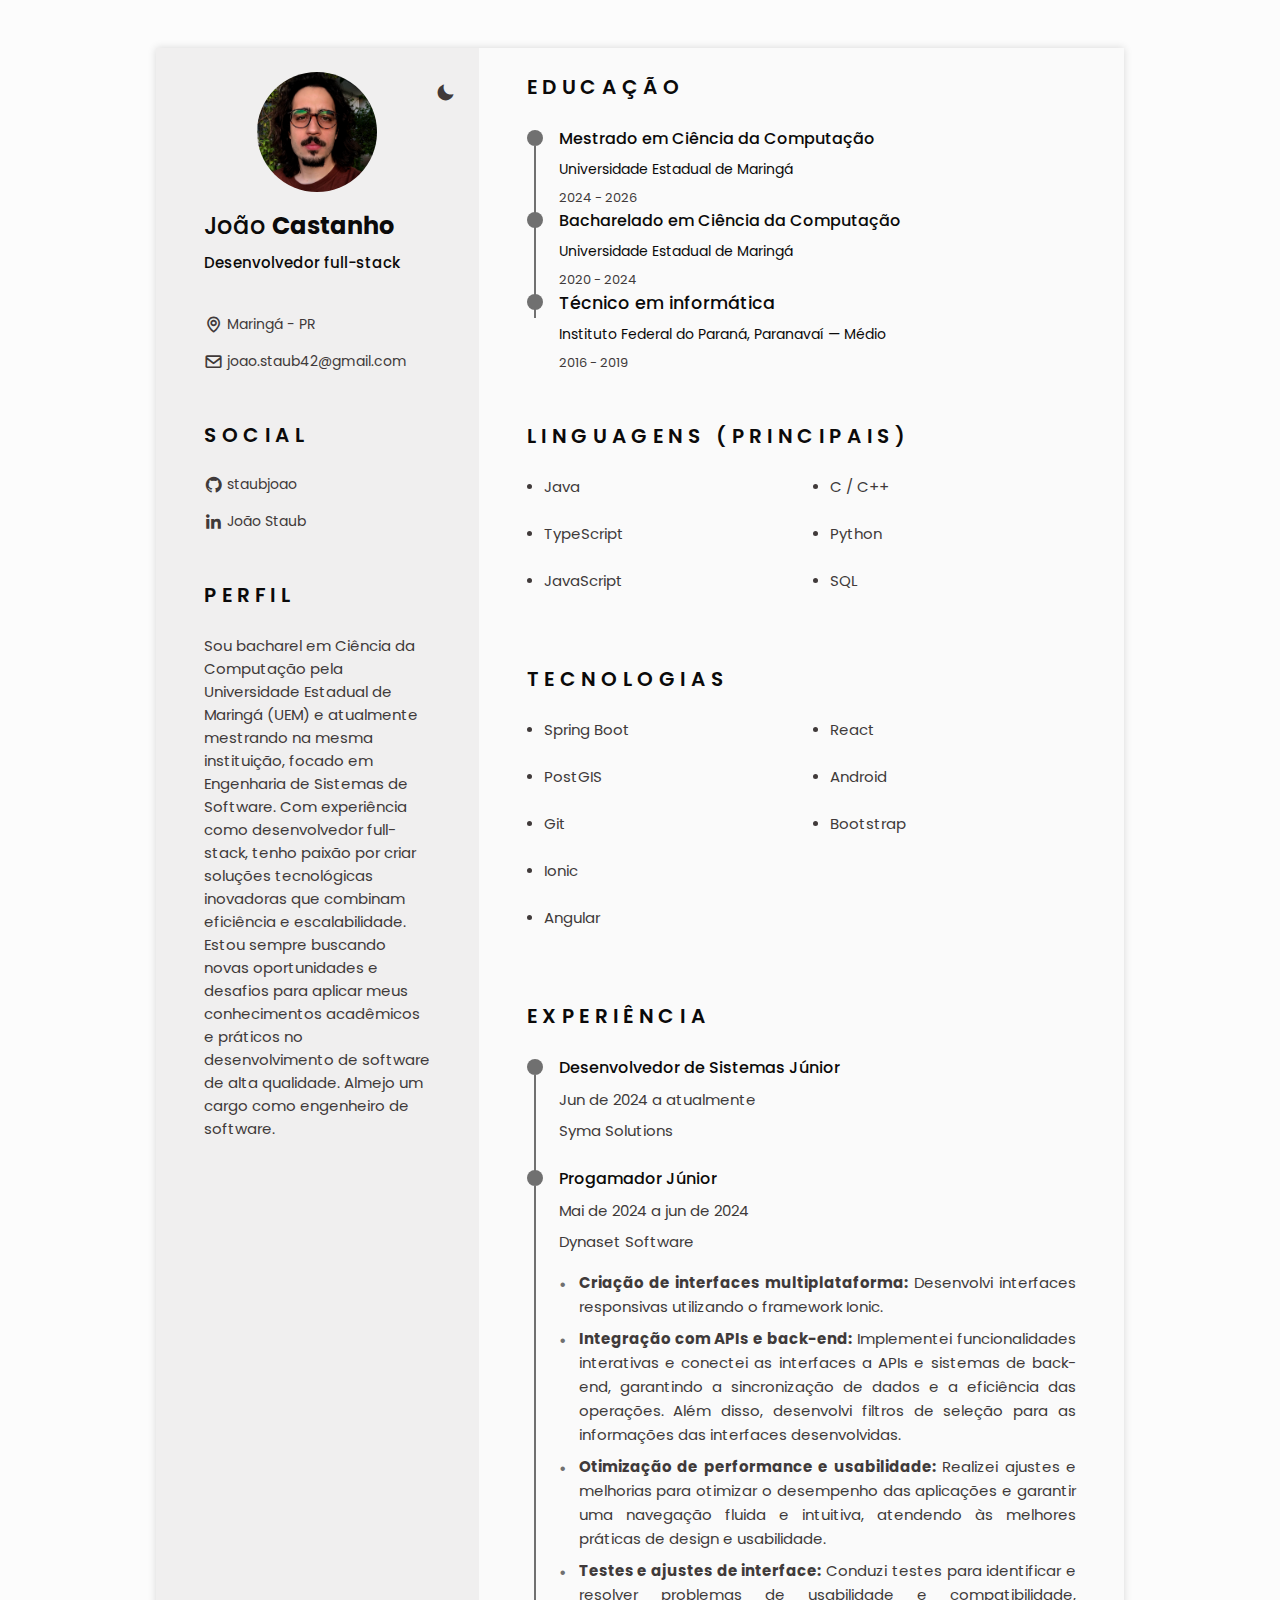
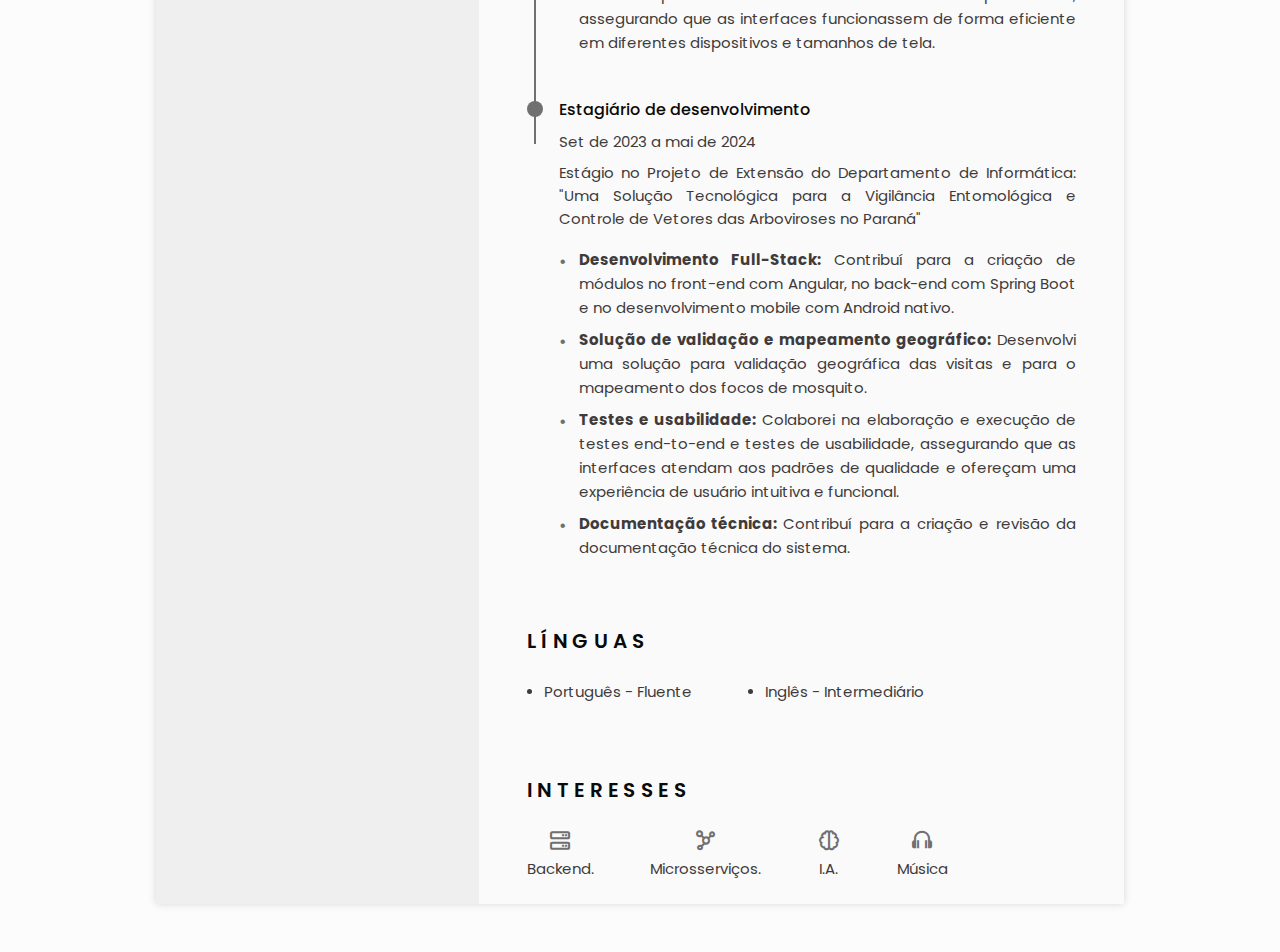
<file: index.html>
<!DOCTYPE html>
<html lang="pt-br">

<head>
  <meta charset="UTF-8" />
  <meta name="viewport" content="width=device-width, initial-scale=1.0" />
  <link rel="icon" href="assets/icons/icon.png" />
  <link rel="stylesheet" href="https://cdn.jsdelivr.net/npm/boxicons@latest/css/boxicons.min.css" />
  <link rel="stylesheet" href="styles.css" />

  <title>João Castanho</title>
</head>

<body>
  <header class="l-header" id="header">
    <nav class="nav bd-container">
      <a href="#" class="nav_logo">João</a>
      <div class="nav_menu" id="nav-menu">
        <ul class="nav_list">
          <li class="nav_item">
            <a href="#home" class="nav_link active-link">
              <i class="bx bx-home-alt nav_icon"></i>Home
            </a>
          </li>
          <li class="nav_item">
            <a href="#profile" class="nav_link">
              <i class="bx bx-user nav_icon"></i>Perfil
            </a>
          </li>
          <li class="nav_item">
            <a href="#education" class="nav_link">
              <i class="bx bx-book-alt nav_icon"></i>Educação
            </a>
          </li>
          <li class="nav_item">
            <a href="#skills" class="nav_link">
              <i class="bx bx-code-alt nav_icon"></i>Tecnologias
            </a>
          </li>
          <li class="nav_item">
            <a href="#experience" class="nav_link">
              <i class="bx bx-briefcase nav_icon"></i>Experiências
            </a>
          </li>
        </ul>
      </div>
      <div class="nav_toggle" id="nav-toggle">
        <i class="bx bx-grid-alt"></i>
      </div>
    </nav>
  </header>
  <main class="l-main bd-container">
    <div class="resume" id="area-cv">
      <div class="resume_left">
        <section class="home" id="home">
          <div class="home_container section bd-grid">
            <div class="home_data bd-grid">
              <img src="assets/image/profile.jpg" alt="" class="home_img" />
              <h1 class="home_title">João <b>Castanho</b></h1>
              <h3 class="home_profession">Desenvolvedor full-stack</h3>
              <div>
                <a download="" href="" class="home_button-movil">download</a>
              </div>
            </div>
            <div class="home_address bd-grid">
              <span class="home_information">
                <i class="bx bx-map home_icon"></i> Maringá - PR
              </span>
              <span class="home_information">
                <i class="bx bx-envelope home_icon"></i>
                joao.staub42@gmail.com
              </span>
            </div>
          </div>
          <i class="bx bxs-moon chage-theme" title="Theme" id="theme-button"></i>
          <!-- <i class="bx bx-download generate-pdf" title="Generate PDF" id="resume-button"></i> -->
        </section>
        <section class="social section">
          <h2 class="section-title">social</h2>
          <div class="social_container bd-grid">
            <a href="https://github.com/staubjoao" target="_blank" class="social_link">
              <i class="bx bxl-github social_icon"></i>staubjoao
            </a>
            <a href="https://www.linkedin.com/in/jo%C3%A3o-staub-castanho-463b41191/" target="_blank"
              class="social_link">
              <i class="bx bxl-linkedin social_icon"></i>João Staub
            </a>
          </div>
        </section>
        <section class="profile section" id="profile">
          <h2 class="section-title">perfil</h2>
          <p class="profile_description">
            Sou bacharel em Ciência da Computação pela Universidade Estadual de Maringá (UEM) e atualmente mestrando na
            mesma instituição, focado em Engenharia de Sistemas de Software. Com experiência como desenvolvedor
            full-stack, tenho paixão por criar soluções tecnológicas inovadoras que combinam eficiência e
            escalabilidade. Estou sempre buscando novas oportunidades e desafios para aplicar meus conhecimentos
            acadêmicos e práticos no desenvolvimento de software de alta qualidade. Almejo um cargo como engenheiro de
            software.
          </p>
        </section>
      </div>
      <div class="resume_right">
        <section class="education section" id="education">
          <h2 class="section-title">Educação</h2>
          <div class="education_container bd-grid">
            <div class="education_content">
              <div class="education_time">
                <span class="education_rounder"></span>
                <span class="education_line"></span>
              </div>
              <div class="education_data bd-grid">
                <h3 class="education_title">Mestrado em Ciência da Computação</h3>
                <span class="education_studies">Universidade Estadual de Maringá</span>
                <span class="education_year">2024 - 2026</span>
              </div>
            </div>
          </div>
          <div class="education_container bd-grid">
            <div class="education_content">
              <div class="education_time">
                <span class="education_rounder"></span>
                <span class="education_line"></span>
              </div>
              <div class="education_data bd-grid">
                <h3 class="education_title">Bacharelado em Ciência da Computação</h3>
                <span class="education_studies">Universidade Estadual de Maringá</span>
                <span class="education_year">2020 - 2024</span>
              </div>
            </div>
          </div>
          <div class="education_container bd-grid">
            <div class="education_content">
              <div class="education_time">
                <span class="education_rounder"></span>
                <!-- <span class="education_line"></span> -->
              </div>
              <div class="education_data bd-grid">
                <h3 class="education_titl">Técnico em informática</h3>
                <span class="education_studies">Instituto Federal do Paraná, Paranavaí — Médio</span>
                <span class="education_year">2016 - 2019</span>
              </div>
            </div>
          </div>
        </section>
        <section class="skills section" id="skills">
          <h2 class="section-title">linguagens (principais)</h2>
          <div class="skills_content bd-grid">
            <ul class="skills_data">
              <li class="skills_name">
                <span class="skills_circle"></span>Java
              </li>
              <li class="skills_name">
                <span class="skills_circle"></span>TypeScript
              </li>
              <li class="skills_name">
                <span class="skills_circle"></span>JavaScript
              </li>
            </ul>
            <ul class="skills_data">
              <li class="skills_name">
                <span class="skills_circle"></span>C / C++
              </li>
              <li class="skills_name">
                <span class="skills_circle"></span>Python
              </li>
              <li class="skills_name">
                <span class="skills_circle"></span>SQL
              </li>
            </ul>
          </div>
        </section>

        <section class="skills section" id="skills">
          <h2 class="section-title">tecnologias</h2>
          <div class="skills_content bd-grid">
            <ul class="skills_data">
              <li class="skills_name">
                <span class="skills_circle"></span>Spring Boot
              </li>
              <li class="skills_name">
                <span class="skills_circle"></span>PostGIS
              </li>
              <li class="skills_name">
                <span class="skills_circle"></span>Git
              </li>
              <li class="skills_name">
                <span class="skills_circle"></span>Ionic
              </li>
              <li class="skills_name">
                <span class="skills_circle"></span>Angular
              </li>
            </ul>
            <ul class="skills_data">
              <li class="skills_name">
                <span class="skills_circle"></span>React
              </li>
              <li class="skills_name">
                <span class="skills_circle"></span>Android
              </li>
              <li class="skills_name">
                <span class="skills_circle"></span>Bootstrap
              </li>
            </ul>
          </div>
        </section>

        <section class="experience section" id="experience">
          <h2 class="section-title">Experiência</h2>

          <div class="experience_container bd-grid">
            <div class="experience_content">
              <div class="experience_time">
                <span class="experience_rounder"></span>
                <span class="experience_line"></span>
              </div>
              <div class="experience_data bd-grid">
                <h3 class="experience_title">Desenvolvedor de Sistemas Júnior</h3>
                <span class="experience_company">Jun de 2024 a atualmente</span>
                <p class="experience_description">
                  Syma Solutions
                </p>
                <!-- <ul class="experience_list">
                  <li><strong>Criação de interfaces multiplataforma:</strong> Desenvolvi interfaces responsivas
                    utilizando o framework Ionic.</li>
                  <li><strong>Integração com APIs e back-end:</strong> Implementei funcionalidades interativas e
                    conectei as interfaces a APIs e sistemas de back-end, garantindo a sincronização de dados e a
                    eficiência das operações. Além disso, desenvolvi filtros de seleção para as informações das
                    interfaces desenvolvidas.</li>
                  <li><strong>Otimização de performance e usabilidade:</strong> Realizei ajustes e melhorias para
                    otimizar o desempenho das aplicações e garantir uma navegação fluida e intuitiva, atendendo às
                    melhores práticas de design e usabilidade.</li>
                  <li><strong>Testes e ajustes de interface:</strong> Conduzi testes para identificar e resolver
                    problemas de usabilidade e compatibilidade, assegurando que as interfaces funcionassem de forma
                    eficiente em diferentes dispositivos e tamanhos de tela.</li>
                </ul> -->
              </div>
            </div>
            <div class="experience_content">
              <div class="experience_time">
                <span class="experience_rounder"></span>
                <span class="experience_line"></span>
              </div>
              <div class="experience_data bd-grid">
                <h3 class="experience_title">Progamador Júnior</h3>
                <span class="experience_company">Mai de 2024 a jun de 2024</span>
                <p class="experience_description">
                  Dynaset Software
                </p>
                <ul class="experience_list">
                  <li><strong>Criação de interfaces multiplataforma:</strong> Desenvolvi interfaces responsivas
                    utilizando o framework Ionic.</li>
                  <li><strong>Integração com APIs e back-end:</strong> Implementei funcionalidades interativas e
                    conectei as interfaces a APIs e sistemas de back-end, garantindo a sincronização de dados e a
                    eficiência das operações. Além disso, desenvolvi filtros de seleção para as informações das
                    interfaces desenvolvidas.</li>
                  <li><strong>Otimização de performance e usabilidade:</strong> Realizei ajustes e melhorias para
                    otimizar o desempenho das aplicações e garantir uma navegação fluida e intuitiva, atendendo às
                    melhores práticas de design e usabilidade.</li>
                  <li><strong>Testes e ajustes de interface:</strong> Conduzi testes para identificar e resolver
                    problemas de usabilidade e compatibilidade, assegurando que as interfaces funcionassem de forma
                    eficiente em diferentes dispositivos e tamanhos de tela.</li>
                </ul>
              </div>
            </div>
            <div class="experience_content">
              <div class="experience_time">
                <span class="experience_rounder"></span>
                <!-- <span class="experience_line"></span> -->
              </div>
              <div class="experience_data bd-grid">
                <h3 class="experience_title">Estagiário de desenvolvimento</h3>
                <span class="experience_company">Set de 2023 a mai de 2024</span>
                <p class="experience_description">
                  Estágio no Projeto de Extensão do Departamento de Informática: "Uma Solução Tecnológica para a
                  Vigilância Entomológica e Controle de Vetores das Arboviroses no Paraná"
                </p>
                <ul class="experience_list">
                  <li><strong>Desenvolvimento Full-Stack:</strong> Contribuí para a criação de módulos no front-end com
                    Angular, no
                    back-end com Spring Boot e no desenvolvimento mobile com Android nativo.</li>
                  <li><strong>Solução de validação e mapeamento geográfico:</strong> Desenvolvi uma solução para
                    validação geográfica das
                    visitas e para o mapeamento dos focos de mosquito.</li>
                  <li><strong>Testes e usabilidade:</strong> Colaborei na elaboração e execução de testes end-to-end e
                    testes de
                    usabilidade, assegurando que as interfaces atendam aos padrões de qualidade e ofereçam uma
                    experiência de usuário intuitiva e funcional.</li>
                  <li><strong>Documentação técnica:</strong> Contribuí para a criação e revisão da documentação técnica
                    do sistema.</li>
                </ul>
              </div>
            </div>
            <!-- <div class="experience_content">
                <div class="experience_time">
                  <span class="experience_rounder"></span>
                  <span class="experience_line"></span>
                </div>
                <div class="experience_data bd-grid">
                  <h3 class="experience_title">não tenho</h3>
                  <span class="experience_company">De 20xx a 20xx</span>
                  <p class="experience_description">Descrição</p>
                </div>
              </div>
              <div class="experience_content">
                <div class="experience_time">
                  <span class="experience_rounder"></span>
                  <span class="experience_line"></span>
                </div>
                <div class="experience_data bd-grid">
                  <h3 class="experience_title">não tenho</h3>
                  <span class="experience_company">De 20xx a 20xx</span>
                  <p class="experience_description">Descrição</p>
                </div>
              </div> -->
          </div>
        </section>
        <section class="languages section">
          <h2 class="section-title">línguas</h2>

          <div class="languages_container">
            <ul class="languages_content bd-grid">
              <li class="languages_name">
                <span class="languages_circle"></span> Português - Fluente
              </li>
              <li class="languages_name">
                <span class="languages_circle"></span> Inglês - Intermediário
              </li>
            </ul>
          </div>
        </section>
        <section class="interests section">
          <h2 class="section-title">interesses</h2>

          <div class="interests_container bd-grid">
            <div class="interests_content">
              <i class="bx bx-server interests_icon"></i>
              <span class="interests_name">Backend.</span>
            </div>
            <div class="interests_content">
              <i class="bx bx-network-chart interests_icon"></i>
              <span class="interests_name">Microsserviços.</span>
            </div>
            <div class="interests_content">
              <i class="bx bx-brain interests_icon"></i>
              <span class="interests_name">I.A.</span>
            </div>
            <div class="interests_content">
              <i class="bx bx-headphone interests_icon"></i>
              <span class="interests_name">Música</span>
            </div>
          </div>
        </section>
      </div>
    </div>
  </main>
  <a href="#" class="scrolltop" id="scroll-top">
    <i class="bx bxs-arrow-from-bottom scrolltop_icon"></i>
  </a>
  <script src="assets/js/html2pdf.bundle.min.js"></script>
  <script src="assets/js/main.js"></script>
</body>

</html>
</file>
<file: styles.css>
@import url("https://fonts.googleapis.com/css2?family=Poppins:wght@400;500;600&display=swap");

:root {
  --header-height: 3rem;
  --title-color: #0b0a0a;
  --text-color: #403a3a;
  --text-color-light: #707070;
  --container-color: #fafafa;
  --container-color-alt: #f0efef;
  --body-color: #fcfcfc;
  --body-font: "Poppins", sans-serif;
  --h1-font-size: 1.5rem;
  --h2-font-size: 1.25rem;
  --h3-font-size: 1rem;
  --normal-font-size: 0.938rem;
  --small-font-size: 0.875rem;
  --smaller-font-size: 0.813rem;
  --font-medium: 500;
  --font-semi-bold: 600;
  --mb-1: 0.5rem;
  --mb-2: 1rem;
  --mb-3: 1.5rem;
  --z-tooltip: 10;
  --z-fixed: 100;
}

*,
::before,
::after {
  box-sizing: border-box;
}

html {
  scroll-behavior: smooth;
}

body.dark-theme {
  --title-color: #f2f2f2;
  --text-color: #bfbfbf;
  --container-color: #212121;
  --container-color-alt: #181616;
  --body-color: #2b2b2b;
}

.chage-theme {
  position: absolute;
  right: 0;
  top: 2.2rem;
  display: flex;
  color: var(--text-color);
  font-size: 1.2rem;
  cursor: pointer;
}

.chage-theme:hover {
  color: var(--title-color);
}

body.scale-cv {
  --h1-font-size: 0.938rem;
  --h2-font-size: 0.938rem;
  --h3-font-size: 0.875rem;
  --normal-font-size: 0.813rem;
  --small-font-size: 0.75rem;
  --smaller-font-size: 0.688rem;
}

.generate-pdf {
  /* display: none; */
  position: absolute;
  top: 2.2rem;
  left: 0;
  font-size: 1.2rem;
  color: var(--text-color);
  cursor: pointer;
}

.generate-pdf:hover {
  color: var(--title-color);
}

.scale-cv .chage-theme,
.scale-cv .generate-pdf {
  display: none;
}

.scale-cv .bd-container {
  max-width: 595px;
}

.scale-cv .section {
  padding: 1.5rem 0 0.8rem;
}

.scale-cv .section-title {
  margin-bottom: 0.75rem;
}

.scale-cv .resume_left,
.scale-cv .resume_right {
  padding: 0 1rem;
}

.scale-cv .home_img {
  width: 90px;
  height: 90px;
}

.scale-cv .home_container {
  gap: 1.5rem;
}

.scale-cv .home_data {
  gap: 0.25rem;
}

.scale-cv .home_address,
.scale-cv .social_container {
  gap: 0.75rem;
}

.scale-cv .home_icon,
.scale-cv .social_icon,
.scale-cv .interests_icon {
  font-size: 1rem;
}

.scale-cv .education_container,
.scale-cv .experience_container {
  gap: 1rem;
}

.scale-cv .education_time,
.scale-cv .experience_time {
  padding-right: 0.5rem;
}

.scale-cv .education_rounder,
.scale-cv .experience_rounder {
  width: 11px;
  height: 11px;
  margin-top: 0.22rem;
}

.scale-cv .education_line,
.scale-cv .experience_line {
  width: 1px;
  height: 110%;
  transform: translate(5px, 0);
}

.scale-cv .education_data,
.scale-cv .experience_data {
  gap: 0.25rem;
}

.scale-cv .skills_name {
  margin-bottom: var(--mb-1);
}

.scale-cv .interests_container {
  column-gap: 2.5rem;
}

body {
  margin: 0 0 var(--header-height) 0;
  padding: 0;
  font-family: var(--body-font);
  font-size: var(--normal-font-size);
  background-color: var(--body-color);
  color: var(--text-color);
}

h1,
h2,
h3,
ul,
p {
  margin: 0;
  text-align: justify;
}

h1,
h2,
h3 {
  color: var(--title-color);
  font-weight: var(--font-medium);
}

ul {
  padding: 0;
  list-style: none;
}

a {
  text-decoration: none;
}

img {
  max-width: 100%;
  height: auto;
}

.section {
  padding: 1.5rem;
}

.section-title {
  font-size: var(--h2-font-size);
  color: var(--title-color);
  font-weight: var(--font-semi-bold);
  text-transform: uppercase;
  letter-spacing: 0.35rem;
  text-align: center;
  margin-bottom: var(--mb-3);
}

.bd-container {
  max-width: 968px;
  width: calc(100% - 3rem);
  margin-left: var(--mb-3);
  margin-right: var(--mb-3);
}

.bd-grid {
  display: grid;
  gap: 1.5rem;
}

.l-header {
  width: 100%;
  position: fixed;
  bottom: 0;
  left: 0;
  z-index: var(--z-fixed);
  background-color: var(--body-color);
  box-shadow: 0 -1px 4px rgba(0, 0, 0, 0.1);
  transition: 0.3s;
}

.nav {
  height: var(--header-height);
  display: flex;
  justify-content: space-between;
  align-items: center;
}

@media screen and (max-width: 968px) {
  .nav_menu {
    position: fixed;
    bottom: -100%;
    left: 0;
    width: 100%;
    padding: 2rem 1.5rem;
    background-color: var(--body-color);
    box-shadow: 0 1px 4px rgba(0, 0, 0, 0.1);
    border-radius: 1rem 1rem 0 0;
    z-index: var(--z-fixed);
    transition: 0.3s;
  }
}

.nav_logo,
.nav_toggle {
  color: var(--title-color);
  font-weight: var(--font-medium);
}

.nav_toggle {
  font-size: 1.2rem;
  cursor: pointer;
}

.nav_list {
  display: grid;
  grid-template-columns: repeat(3, 1fr);
  gap: 2rem;
}

.nav_item {
  text-align: center;
}

.nav_link {
  display: flex;
  flex-direction: column;
  font-size: var(--smaller-font-size);
  color: var(--text-color-light);
  font-weight: var(--font-medium);
}

.nav_link:hover {
  color: var(--title-color);
}

.nav_icon {
  font-size: 1.2rem;
  margin-bottom: var(--mb-1);
}

.show-menu {
  bottom: var(--header-height);
}

.active-link {
  color: var(--title-color);
}

.home {
  position: relative;
}

.home_container {
  gap: 3rem;
}

.home_data {
  gap: 0.5rem;
  text-align: center;
}

.home_img {
  width: 120px;
  height: 120px;
  border-radius: 50%;
  justify-self: center;
  margin-bottom: var(--mb-1);
}

.home_title {
  font-size: var(--h1-font-size);
}

.home_profession {
  font-size: var(--normal-font-size);
  margin-bottom: var(--mb-1);
}

.home_address {
  gap: 1rem;
}

.home_information {
  display: flex;
  align-items: center;
  font-size: var(--small-font-size);
}

.home_icon {
  font-size: 1.2rem;
  margin-right: 0.25rem;
}

.home_button-movil {
  display: inline-block;
  border: 2px solid var(--text-color);
  color: var(--title-color);
  padding: 1rem 2rem;
  border-radius: 0.25rem;
  transition: 0.3s;
  font-weight: var(--font-medium);
  margin-top: var(--mb-3);
}

.home_button-movil:hover {
  background-color: var(--text-color);
  color: var(--container-color);
}

.social_container {
  grid-template-columns: max-content;
  gap: 1rem;
}

.social_link {
  display: inline-flex;
  align-items: center;
  font-size: var(--small-font-size);
  color: var(--text-color);
}

.social_link:hover {
  color: var(--title-color);
}

.social_icon {
  font-size: 1.2rem;
  margin-right: 0.25rem;
}

.profile_description {
  text-align: center;
}

.education_content,
.experience_content {
  display: flex;
}

.education_time,
.experience_time {
  padding-right: 1rem;
}

.education_rounder,
.experience_rounder {
  position: relative;
  display: block;
  width: 16px;
  height: 16px;
  background-color: var(--text-color-light);
  border-radius: 50%;
  margin-top: 0.25rem;
}

.education_line,
.experience_line {
  display: block;
  width: 2px;
  height: 110%;
  background-color: var(--text-color-light);
  transform: translate(7px, 0);
}

.education_data,
.experience_data {
  gap: 0.5rem;
}

.education_title,
.experience_title {
  font-size: var(--h3-font-size);
}

.education_studies,
.experience_ {
  font-size: var(--small-font-size);
  color: var(--title-color);
}

.education_year {
  font-size: var(--smaller-font-size);
}

.skills_content,
.languages_content {
  grid-template-columns: repeat(2, 1fr);
}

.languages_content {
  gap: 0;
}

.skills_name,
.languages_name {
  display: flex;
  align-items: center;
  margin-bottom: var(--mb-3);
}

.skills_circle,
.languages_circle {
  display: inline-block;
  width: 5px;
  height: 5px;
  background-color: var(--text-color);
  border-radius: 50%;
  margin-right: 0.75rem;
}

.interests_container {
  grid-template-columns: repeat(3, 1fr);
  margin-top: var(--mb-2);
}

.interests_content {
  display: flex;
  flex-direction: column;
  align-items: center;
}

.interests_icon {
  font-size: 1.5rem;
  color: var(--text-color-light);
  margin-bottom: 0.25rem;
}

.scrolltop {
  position: fixed;
  right: 1rem;
  bottom: -20%;
  display: flex;
  justify-content: center;
  align-items: center;
  padding: 0.3rem;
  background-color: var(--container-color-alt);
  border-radius: 0.4rem;
  z-index: var(--z-tooltip);
  transition: 0.4s;
}

.scrolltop_icon {
  font-size: 1.2rem;
  color: var(--text-color);
}

.show-scroll {
  visibility: visible;
  bottom: 5rem;
}

@media screen and (max-width: 320px) {
  .nav_list {
    grid-template-columns: repeat(2, 1fr);
    gap: 1rem 0.5rem;
  }
}

@media screen and (min-width: 968px) {
  body {
    margin: 3rem 0;
  }

  .bd-container {
    margin-left: auto;
    margin-right: auto;
  }

  .l-header,
  .scrolltop {
    display: none;
  }

  .resume {
    display: grid;
    grid-template-columns: 0.5fr 1fr;
    background-color: var(--container-color);
    box-shadow: 0 0 8px rgba(13, 12, 12, 0.15);
  }

  .resume_left {
    background-color: var(--container-color-alt);
  }

  .resume_left,
  .resume_right {
    padding: 0 1.5rem;
  }

  .generate-pdf {
    display: inline-block;
  }

  .section-title,
  .profile_description {
    text-align: initial;
  }

  .home_container {
    gap: 1.5rem;
  }

  .home_button-movil {
    display: none;
  }

  .languages_content {
    grid-template-columns: repeat(3, max-content);
    column-gap: 3.5rem;
  }

  .interests_container {
    grid-template-columns: repeat(4, max-content);
    column-gap: 3.5rem;
  }
}

.experience_list {
  list-style-type: none; /* Remove os marcadores padrão da lista */
  padding: 0;
  margin: 10px 0;
  font-size: var(--normal-font-size); /* Usa o tamanho de fonte padrão */
  color: var(--text-color); /* Mantém a cor do texto */
}

.experience_list li {
  position: relative;
  padding-left: 20px; /* Espaço para o marcador */
  margin-bottom: var(--mb-1); /* Espaçamento entre os itens */
  line-height: 1.6;
}

.experience_list li::before {
  content: "\2022"; /* Ponto marcador */
  position: absolute;
  left: 0;
  color: var(--text-color-light); /* Cor do marcador */
  font-size: 1.2em; /* Tamanho do marcador */
}
</file>
